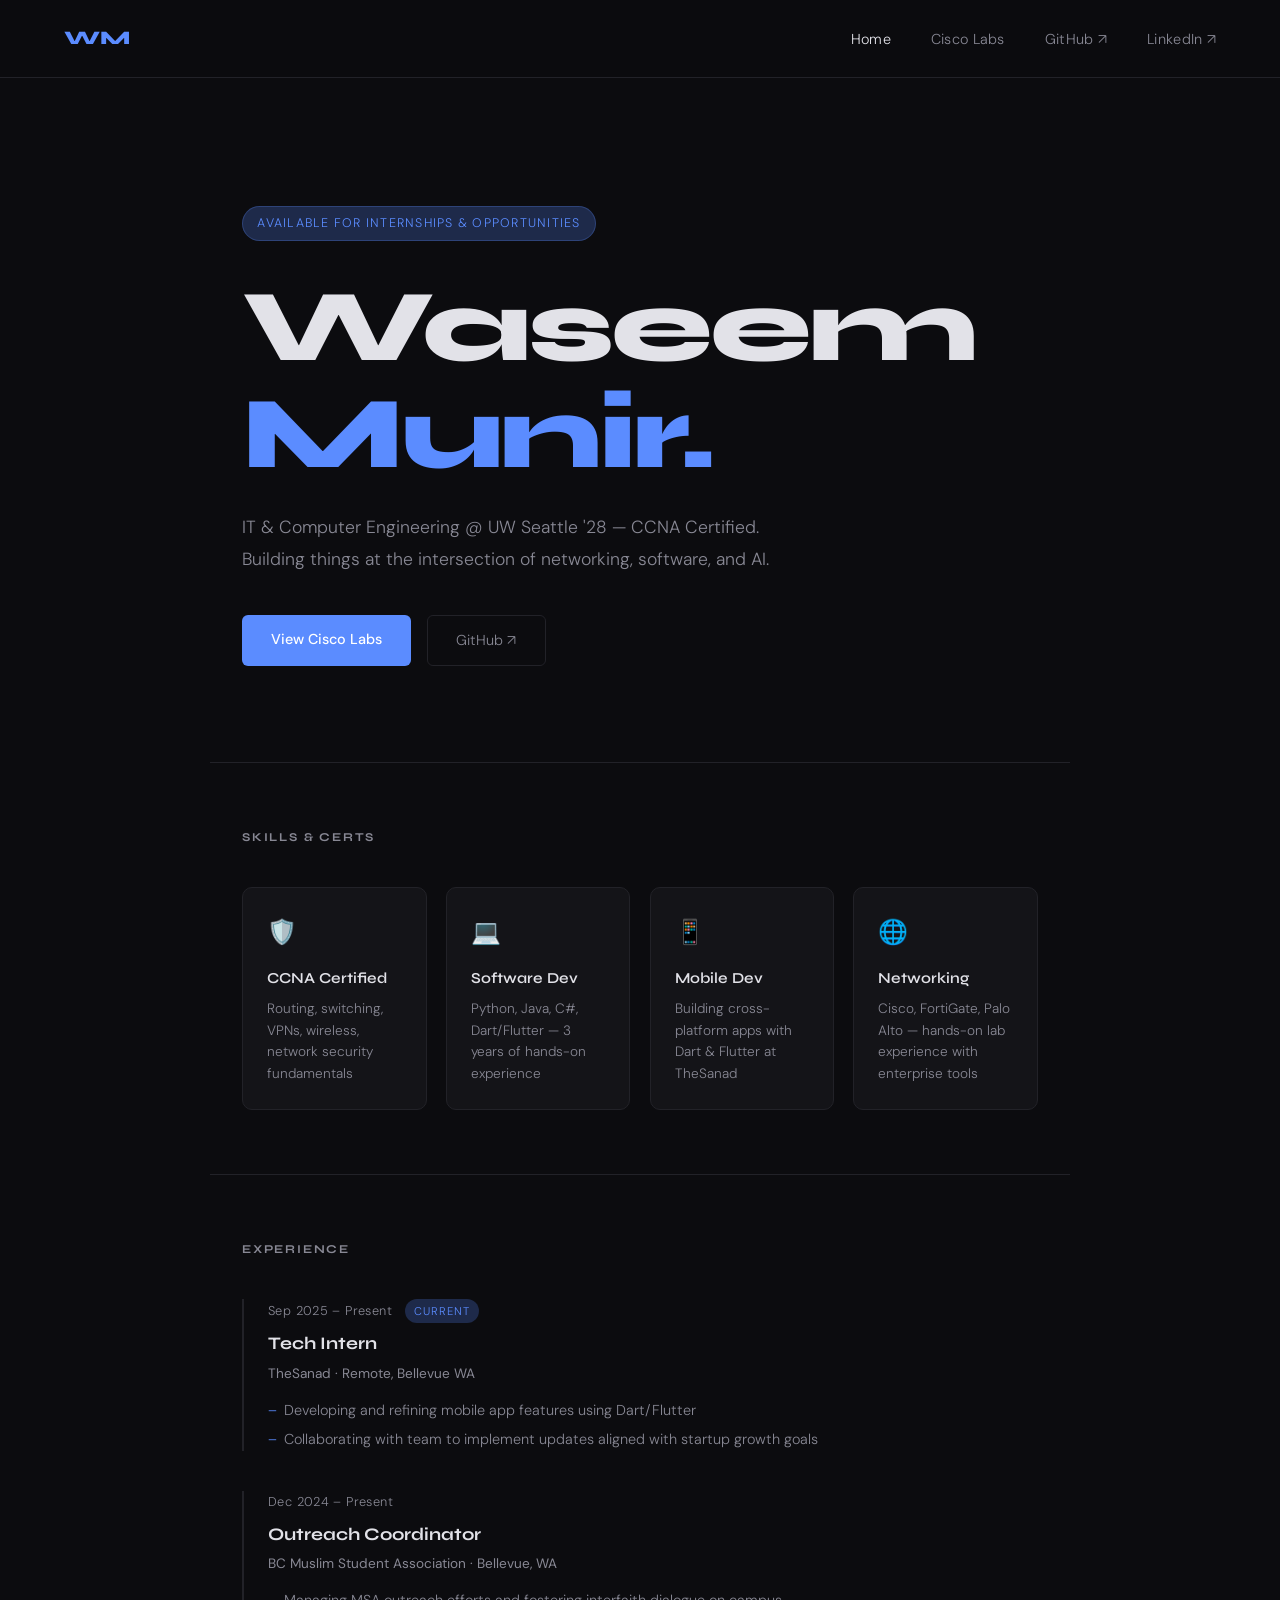
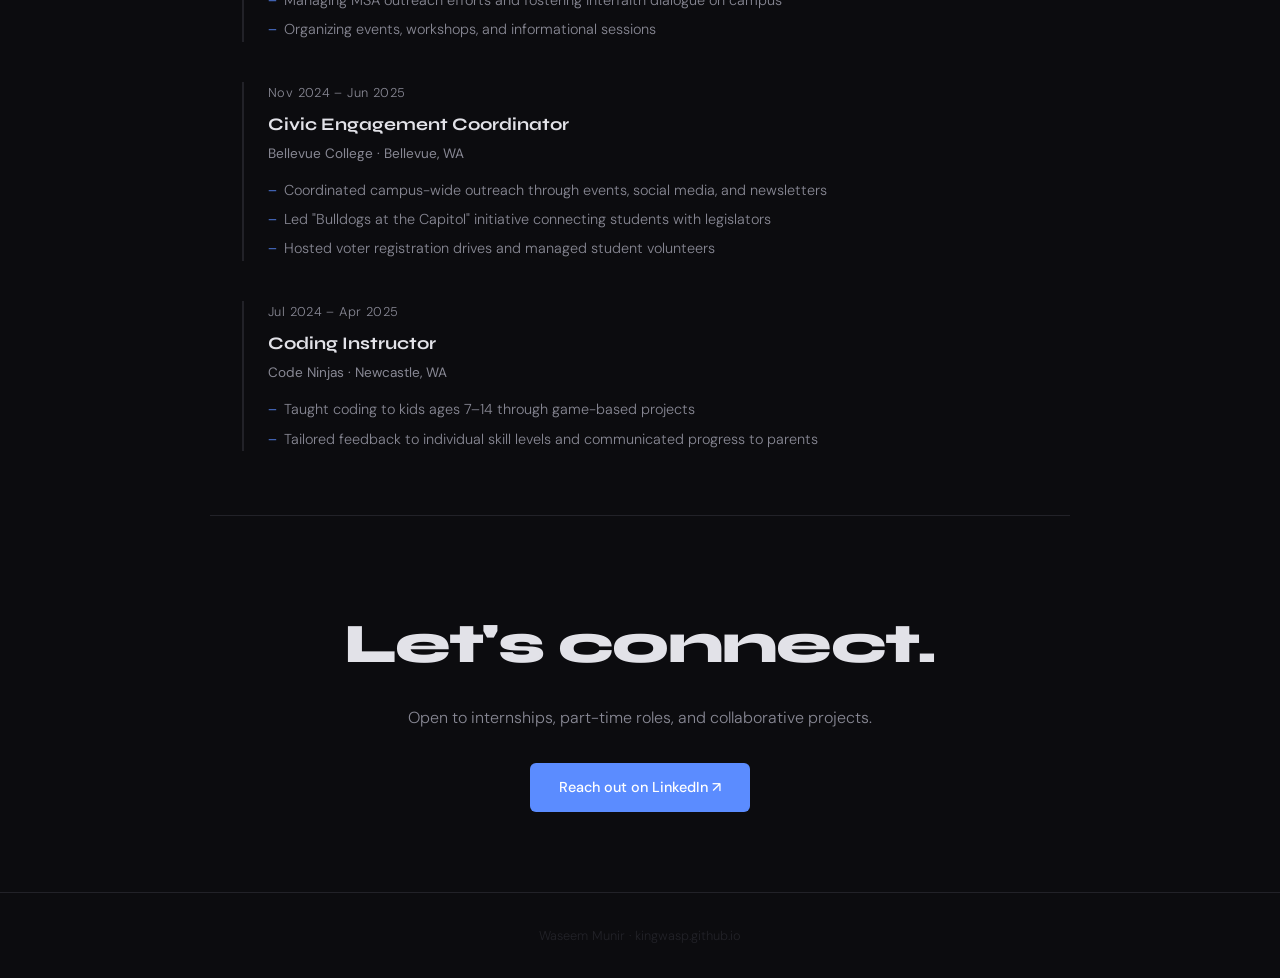
<file: index.html>
<!DOCTYPE html>
<html lang="en">
<head>
  <meta charset="UTF-8" />
  <meta name="viewport" content="width=device-width, initial-scale=1.0"/>
  <title>Waseem Munir</title>
  <link rel="stylesheet" href="style.css" />
  <link rel="preconnect" href="https://fonts.googleapis.com">
  <link href="https://fonts.googleapis.com/css2?family=Syne:wght@400;600;700;800&family=DM+Sans:wght@300;400;500&display=swap" rel="stylesheet">
</head>
<body>
 
  <!-- NAV -->
  <nav>
    <span class="nav-logo">WM</span>
    <ul>
      <li><a href="index.html" class="active">Home</a></li>
      <li><a href="labs.html">Cisco Labs</a></li>
      <li><a href="https://github.com/kingwasp" target="_blank">GitHub ↗</a></li>
      <li><a href="https://linkedin.com/in/waseem-munir" target="_blank">LinkedIn ↗</a></li>
    </ul>
  </nav>
 
  <!-- HERO -->
  <section class="hero">
    <div class="hero-tag">Available for Internships & Opportunities</div>
    <h1>Waseem<br><span class="accent">Munir.</span></h1>
    <p class="hero-sub">IT & Computer Engineering @ UW Seattle '28 — CCNA Certified. Building things at the intersection of networking, software, and AI.</p>
    <div class="hero-btns">
      <a href="labs.html" class="btn-primary">View Cisco Labs</a>
      <a href="https://github.com/kingwasp" target="_blank" class="btn-ghost">GitHub ↗</a>
    </div>
  </section>
 
  <!-- SKILLS -->
  <section class="section">
    <h2 class="section-title">Skills & Certs</h2>
    <div class="skills-grid">
      <div class="skill-card">
        <div class="skill-icon">🛡️</div>
        <h3>CCNA Certified</h3>
        <p>Routing, switching, VPNs, wireless, network security fundamentals</p>
      </div>
      <div class="skill-card">
        <div class="skill-icon">💻</div>
        <h3>Software Dev</h3>
        <p>Python, Java, C#, Dart/Flutter — 3 years of hands-on experience</p>
      </div>
      <div class="skill-card">
        <div class="skill-icon">📱</div>
        <h3>Mobile Dev</h3>
        <p>Building cross-platform apps with Dart & Flutter at TheSanad</p>
      </div>
      <div class="skill-card">
        <div class="skill-icon">🌐</div>
        <h3>Networking</h3>
        <p>Cisco, FortiGate, Palo Alto — hands-on lab experience with enterprise tools</p>
      </div>
    </div>
  </section>
 
  <!-- EXPERIENCE -->
  <section class="section">
    <h2 class="section-title">Experience</h2>
    <div class="timeline">
 
      <div class="timeline-item">
        <div class="timeline-meta">
          <span class="timeline-date">Sep 2025 – Present</span>
          <span class="timeline-badge">Current</span>
        </div>
        <h3>Tech Intern</h3>
        <h4>TheSanad · Remote, Bellevue WA</h4>
        <ul>
          <li>Developing and refining mobile app features using Dart/Flutter</li>
          <li>Collaborating with team to implement updates aligned with startup growth goals</li>
        </ul>
      </div>
 
      <div class="timeline-item">
        <div class="timeline-meta">
          <span class="timeline-date">Dec 2024 – Present</span>
        </div>
        <h3>Outreach Coordinator</h3>
        <h4>BC Muslim Student Association · Bellevue, WA</h4>
        <ul>
          <li>Managing MSA outreach efforts and fostering interfaith dialogue on campus</li>
          <li>Organizing events, workshops, and informational sessions</li>
        </ul>
      </div>
 
      <div class="timeline-item">
        <div class="timeline-meta">
          <span class="timeline-date">Nov 2024 – Jun 2025</span>
        </div>
        <h3>Civic Engagement Coordinator</h3>
        <h4>Bellevue College · Bellevue, WA</h4>
        <ul>
          <li>Coordinated campus-wide outreach through events, social media, and newsletters</li>
          <li>Led "Bulldogs at the Capitol" initiative connecting students with legislators</li>
          <li>Hosted voter registration drives and managed student volunteers</li>
        </ul>
      </div>
 
      <div class="timeline-item">
        <div class="timeline-meta">
          <span class="timeline-date">Jul 2024 – Apr 2025</span>
        </div>
        <h3>Coding Instructor</h3>
        <h4>Code Ninjas · Newcastle, WA</h4>
        <ul>
          <li>Taught coding to kids ages 7–14 through game-based projects</li>
          <li>Tailored feedback to individual skill levels and communicated progress to parents</li>
        </ul>
      </div>
 
    </div>
  </section>
 
  <!-- CTA -->
  <section class="cta-section">
    <h2>Let's connect.</h2>
    <p>Open to internships, part-time roles, and collaborative projects.</p>
    <a href="https://linkedin.com/in/waseem-munir" target="_blank" class="btn-primary">Reach out on LinkedIn ↗</a>
  </section>
 
  <footer>
    <span>Waseem Munir · kingwasp.github.io</span>
  </footer>
 
</body>
</html>
</file>
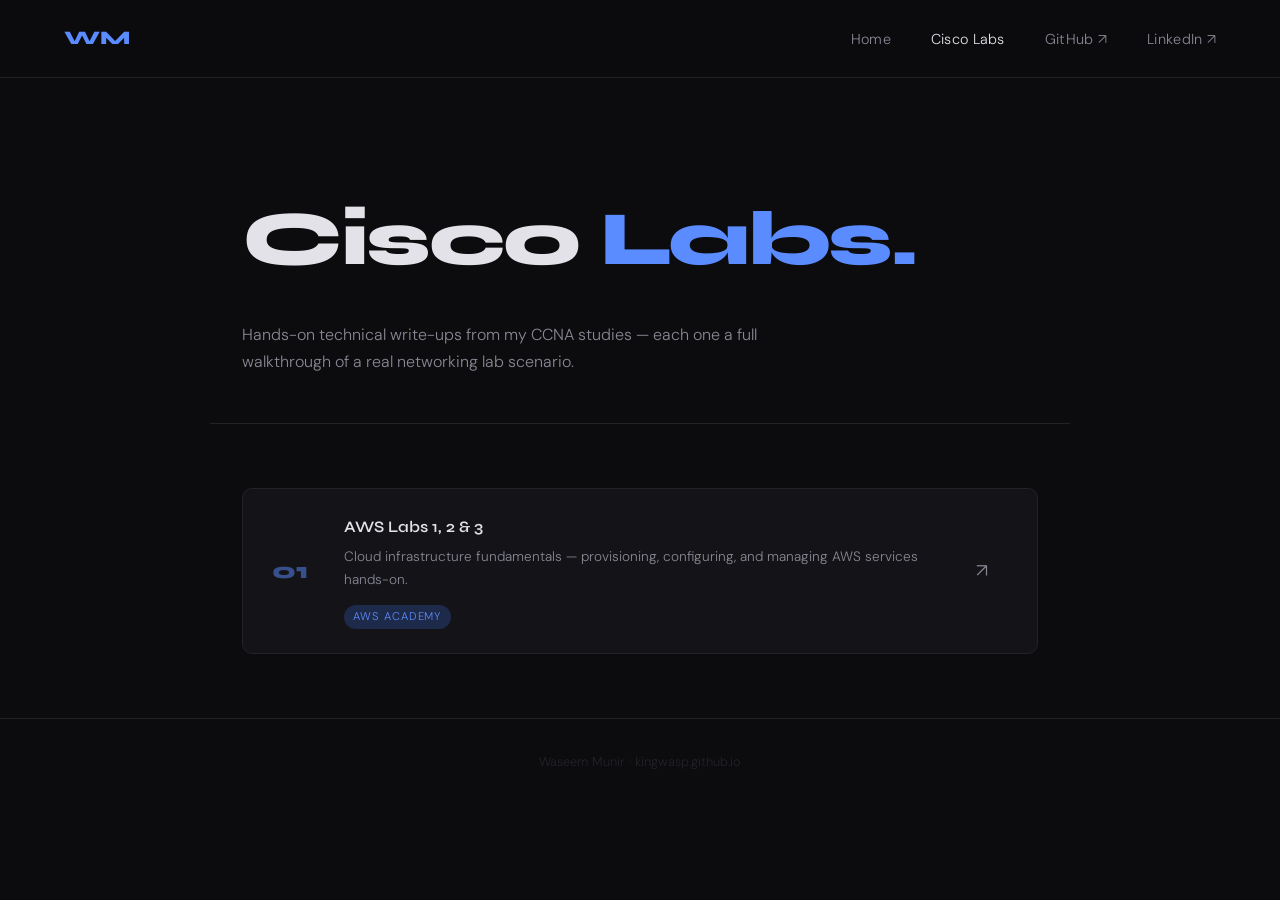
<file: labs.html>
<!DOCTYPE html>
<html lang="en">
<head>
  <meta charset="UTF-8" />
  <meta name="viewport" content="width=device-width, initial-scale=1.0"/>
  <title>Cisco Labs — Waseem Munir</title>
  <link rel="stylesheet" href="style.css" />
  <link rel="preconnect" href="https://fonts.googleapis.com">
  <link href="https://fonts.googleapis.com/css2?family=Syne:wght@400;600;700;800&family=DM+Sans:wght@300;400;500&display=swap" rel="stylesheet">
</head>
<body>
 
  <!-- NAV -->
  <nav>
    <span class="nav-logo">WM</span>
    <ul>
      <li><a href="index.html">Home</a></li>
      <li><a href="labs.html" class="active">Cisco Labs</a></li>
      <li><a href="https://github.com/kingwasp" target="_blank">GitHub ↗</a></li>
      <li><a href="https://linkedin.com/in/waseem-munir" target="_blank">LinkedIn ↗</a></li>
    </ul>
  </nav>
 
  <!-- PAGE HEADER -->
  <section class="page-header">
    <h1>Cisco <span class="accent">Labs.</span></h1>
    <p>Hands-on technical write-ups from my CCNA studies — each one a full walkthrough of a real networking lab scenario.</p>
  </section>
 
  <!-- LABS GRID -->
  <section class="section">
    <div class="labs-grid">
 
      <!-- LAB CARD — add more cards below this one as you add PDFs -->
      <a href="labs/AWS%20Lab%201%2C2%2C3.pdf" target="_blank" class="lab-card">
        <div class="lab-number">01</div>
        <div class="lab-info">
          <h3>AWS Labs 1, 2 & 3</h3>
          <p>Cloud infrastructure fundamentals — provisioning, configuring, and managing AWS services hands-on.</p>
          <span class="lab-tag">AWS Academy</span>
        </div>
        <div class="lab-arrow">↗</div>
      </a>
 
      <!-- TEMPLATE — copy and paste this block for each new lab you add
      <a href="labs/YOUR-FILE-NAME.pdf" target="_blank" class="lab-card">
        <div class="lab-number">02</div>
        <div class="lab-info">
          <h3>Lab Title Here</h3>
          <p>Short description of what this lab covers.</p>
          <span class="lab-tag">Tag Here</span>
        </div>
        <div class="lab-arrow">↗</div>
      </a>
      -->
 
    </div>
  </section>
 
  <footer>
    <span>Waseem Munir · kingwasp.github.io</span>
  </footer>
 
</body>
</html>
</file>
<file: style.css>
/* ─── VARIABLES ─────────────────────────────── */
:root {
  --bg:        #0c0c0f;
  --surface:   #141418;
  --border:    #222228;
  --text:      #e2e2e8;
  --muted:     #888894;
  --accent:    #5b8cff;
  --accent-dim:#1e2a4a;
  --font-head: 'Syne', sans-serif;
  --font-body: 'DM Sans', sans-serif;
}

/* ─── RESET & BASE ───────────────────────────── */
*, *::before, *::after { box-sizing: border-box; margin: 0; padding: 0; }

html { scroll-behavior: smooth; }

body {
  background: var(--bg);
  color: var(--text);
  font-family: var(--font-body);
  font-weight: 300;
  line-height: 1.7;
  min-height: 100vh;
}

a { color: inherit; text-decoration: none; }
ul { list-style: none; }

/* ─── NAV ────────────────────────────────────── */
nav {
  display: flex;
  align-items: center;
  justify-content: space-between;
  padding: 1.4rem 4rem;
  border-bottom: 1px solid var(--border);
  position: sticky;
  top: 0;
  background: rgba(12, 12, 15, 0.9);
  backdrop-filter: blur(12px);
  z-index: 100;
}

.nav-logo {
  font-family: var(--font-head);
  font-weight: 800;
  font-size: 1.2rem;
  letter-spacing: 0.05em;
  color: var(--accent);
}

nav ul {
  display: flex;
  gap: 2.5rem;
}

nav ul a {
  font-size: 0.9rem;
  color: var(--muted);
  letter-spacing: 0.02em;
  transition: color 0.2s;
}

nav ul a:hover,
nav ul a.active {
  color: var(--text);
}

/* ─── HERO ───────────────────────────────────── */
.hero {
  max-width: 860px;
  margin: 0 auto;
  padding: 8rem 2rem 6rem;
  animation: fadeUp 0.7s ease both;
}

.hero-tag {
  display: inline-block;
  font-size: 0.78rem;
  letter-spacing: 0.1em;
  text-transform: uppercase;
  color: var(--accent);
  background: var(--accent-dim);
  border: 1px solid rgba(91, 140, 255, 0.25);
  padding: 0.35rem 0.9rem;
  border-radius: 999px;
  margin-bottom: 2rem;
}

.hero h1 {
  font-family: var(--font-head);
  font-size: clamp(3.5rem, 8vw, 6.5rem);
  font-weight: 800;
  line-height: 1.05;
  letter-spacing: -0.03em;
  margin-bottom: 1.5rem;
}

.accent { color: var(--accent); }

.hero-sub {
  font-size: 1.1rem;
  color: var(--muted);
  max-width: 560px;
  margin-bottom: 2.5rem;
  line-height: 1.8;
}

.hero-btns {
  display: flex;
  gap: 1rem;
  flex-wrap: wrap;
}

/* ─── BUTTONS ────────────────────────────────── */
.btn-primary {
  display: inline-block;
  background: var(--accent);
  color: #fff;
  font-family: var(--font-body);
  font-size: 0.9rem;
  font-weight: 500;
  padding: 0.75rem 1.8rem;
  border-radius: 6px;
  transition: opacity 0.2s, transform 0.2s;
}

.btn-primary:hover {
  opacity: 0.85;
  transform: translateY(-1px);
}

.btn-ghost {
  display: inline-block;
  border: 1px solid var(--border);
  color: var(--muted);
  font-size: 0.9rem;
  padding: 0.75rem 1.8rem;
  border-radius: 6px;
  transition: border-color 0.2s, color 0.2s;
}

.btn-ghost:hover {
  border-color: var(--text);
  color: var(--text);
}

/* ─── SECTIONS ───────────────────────────────── */
.section {
  max-width: 860px;
  margin: 0 auto;
  padding: 4rem 2rem;
  border-top: 1px solid var(--border);
}

.section-title {
  font-family: var(--font-head);
  font-size: 0.75rem;
  letter-spacing: 0.15em;
  text-transform: uppercase;
  color: var(--muted);
  margin-bottom: 2.5rem;
}

/* ─── SKILLS GRID ────────────────────────────── */
.skills-grid {
  display: grid;
  grid-template-columns: repeat(auto-fit, minmax(180px, 1fr));
  gap: 1.2rem;
}

.skill-card {
  background: var(--surface);
  border: 1px solid var(--border);
  border-radius: 10px;
  padding: 1.5rem;
  transition: border-color 0.2s, transform 0.2s;
}

.skill-card:hover {
  border-color: var(--accent);
  transform: translateY(-2px);
}

.skill-icon {
  font-size: 1.5rem;
  margin-bottom: 0.8rem;
}

.skill-card h3 {
  font-family: var(--font-head);
  font-size: 0.95rem;
  font-weight: 600;
  margin-bottom: 0.4rem;
}

.skill-card p {
  font-size: 0.85rem;
  color: var(--muted);
  line-height: 1.6;
}

/* ─── TIMELINE ───────────────────────────────── */
.timeline {
  display: flex;
  flex-direction: column;
  gap: 2.5rem;
}

.timeline-item {
  padding-left: 1.5rem;
  border-left: 2px solid var(--border);
  transition: border-color 0.2s;
}

.timeline-item:hover {
  border-left-color: var(--accent);
}

.timeline-meta {
  display: flex;
  align-items: center;
  gap: 0.8rem;
  margin-bottom: 0.4rem;
}

.timeline-date {
  font-size: 0.8rem;
  color: var(--muted);
  letter-spacing: 0.03em;
}

.timeline-badge {
  font-size: 0.7rem;
  letter-spacing: 0.08em;
  text-transform: uppercase;
  color: var(--accent);
  background: var(--accent-dim);
  padding: 0.15rem 0.6rem;
  border-radius: 999px;
}

.timeline-item h3 {
  font-family: var(--font-head);
  font-size: 1.1rem;
  font-weight: 700;
  margin-bottom: 0.15rem;
}

.timeline-item h4 {
  font-size: 0.85rem;
  color: var(--muted);
  font-weight: 400;
  margin-bottom: 0.8rem;
}

.timeline-item ul {
  list-style: none;
  display: flex;
  flex-direction: column;
  gap: 0.3rem;
}

.timeline-item ul li {
  font-size: 0.9rem;
  color: var(--muted);
  padding-left: 1rem;
  position: relative;
}

.timeline-item ul li::before {
  content: '–';
  position: absolute;
  left: 0;
  color: var(--accent);
}

/* ─── PAGE HEADER ────────────────────────────── */
.page-header {
  max-width: 860px;
  margin: 0 auto;
  padding: 6rem 2rem 3rem;
  animation: fadeUp 0.6s ease both;
}

.page-header h1 {
  font-family: var(--font-head);
  font-size: clamp(2.8rem, 6vw, 5rem);
  font-weight: 800;
  letter-spacing: -0.03em;
  margin-bottom: 1rem;
}

.page-header p {
  color: var(--muted);
  max-width: 520px;
  font-size: 1rem;
}

/* ─── LABS GRID ──────────────────────────────── */
.labs-grid {
  display: flex;
  flex-direction: column;
  gap: 1rem;
}

.lab-card {
  display: grid;
  grid-template-columns: 3rem 1fr 2rem;
  align-items: center;
  gap: 1.5rem;
  background: var(--surface);
  border: 1px solid var(--border);
  border-radius: 10px;
  padding: 1.5rem 1.8rem;
  transition: border-color 0.2s, transform 0.2s, background 0.2s;
  cursor: pointer;
}

.lab-card:hover {
  border-color: var(--accent);
  transform: translateX(4px);
  background: #16161c;
}

.lab-number {
  font-family: var(--font-head);
  font-size: 1.4rem;
  font-weight: 800;
  color: var(--accent);
  opacity: 0.5;
}

.lab-info h3 {
  font-family: var(--font-head);
  font-size: 1rem;
  font-weight: 600;
  margin-bottom: 0.3rem;
}

.lab-info p {
  font-size: 0.85rem;
  color: var(--muted);
  margin-bottom: 0.6rem;
}

.lab-tag {
  display: inline-block;
  font-size: 0.7rem;
  letter-spacing: 0.08em;
  text-transform: uppercase;
  color: var(--accent);
  background: var(--accent-dim);
  padding: 0.15rem 0.6rem;
  border-radius: 999px;
}

.lab-arrow {
  font-size: 1.2rem;
  color: var(--muted);
  transition: color 0.2s, transform 0.2s;
}

.lab-card:hover .lab-arrow {
  color: var(--accent);
  transform: translate(2px, -2px);
}

/* ─── CTA ────────────────────────────────────── */
.cta-section {
  max-width: 860px;
  margin: 0 auto;
  padding: 5rem 2rem;
  border-top: 1px solid var(--border);
  text-align: center;
}

.cta-section h2 {
  font-family: var(--font-head);
  font-size: clamp(2rem, 5vw, 3.5rem);
  font-weight: 800;
  letter-spacing: -0.03em;
  margin-bottom: 0.8rem;
}

.cta-section p {
  color: var(--muted);
  margin-bottom: 2rem;
}

/* ─── FOOTER ─────────────────────────────────── */
footer {
  text-align: center;
  padding: 2rem;
  font-size: 0.8rem;
  color: var(--border);
  border-top: 1px solid var(--border);
}

/* ─── ANIMATION ──────────────────────────────── */
@keyframes fadeUp {
  from { opacity: 0; transform: translateY(20px); }
  to   { opacity: 1; transform: translateY(0); }
}

/* ─── RESPONSIVE ─────────────────────────────── */
@media (max-width: 640px) {
  nav { padding: 1.2rem 1.5rem; }
  nav ul { gap: 1.2rem; }
  .hero, .section, .page-header, .cta-section { padding-left: 1.5rem; padding-right: 1.5rem; }
  .lab-card { grid-template-columns: 2.5rem 1fr 1.5rem; gap: 1rem; padding: 1.2rem; }
}
</file>
